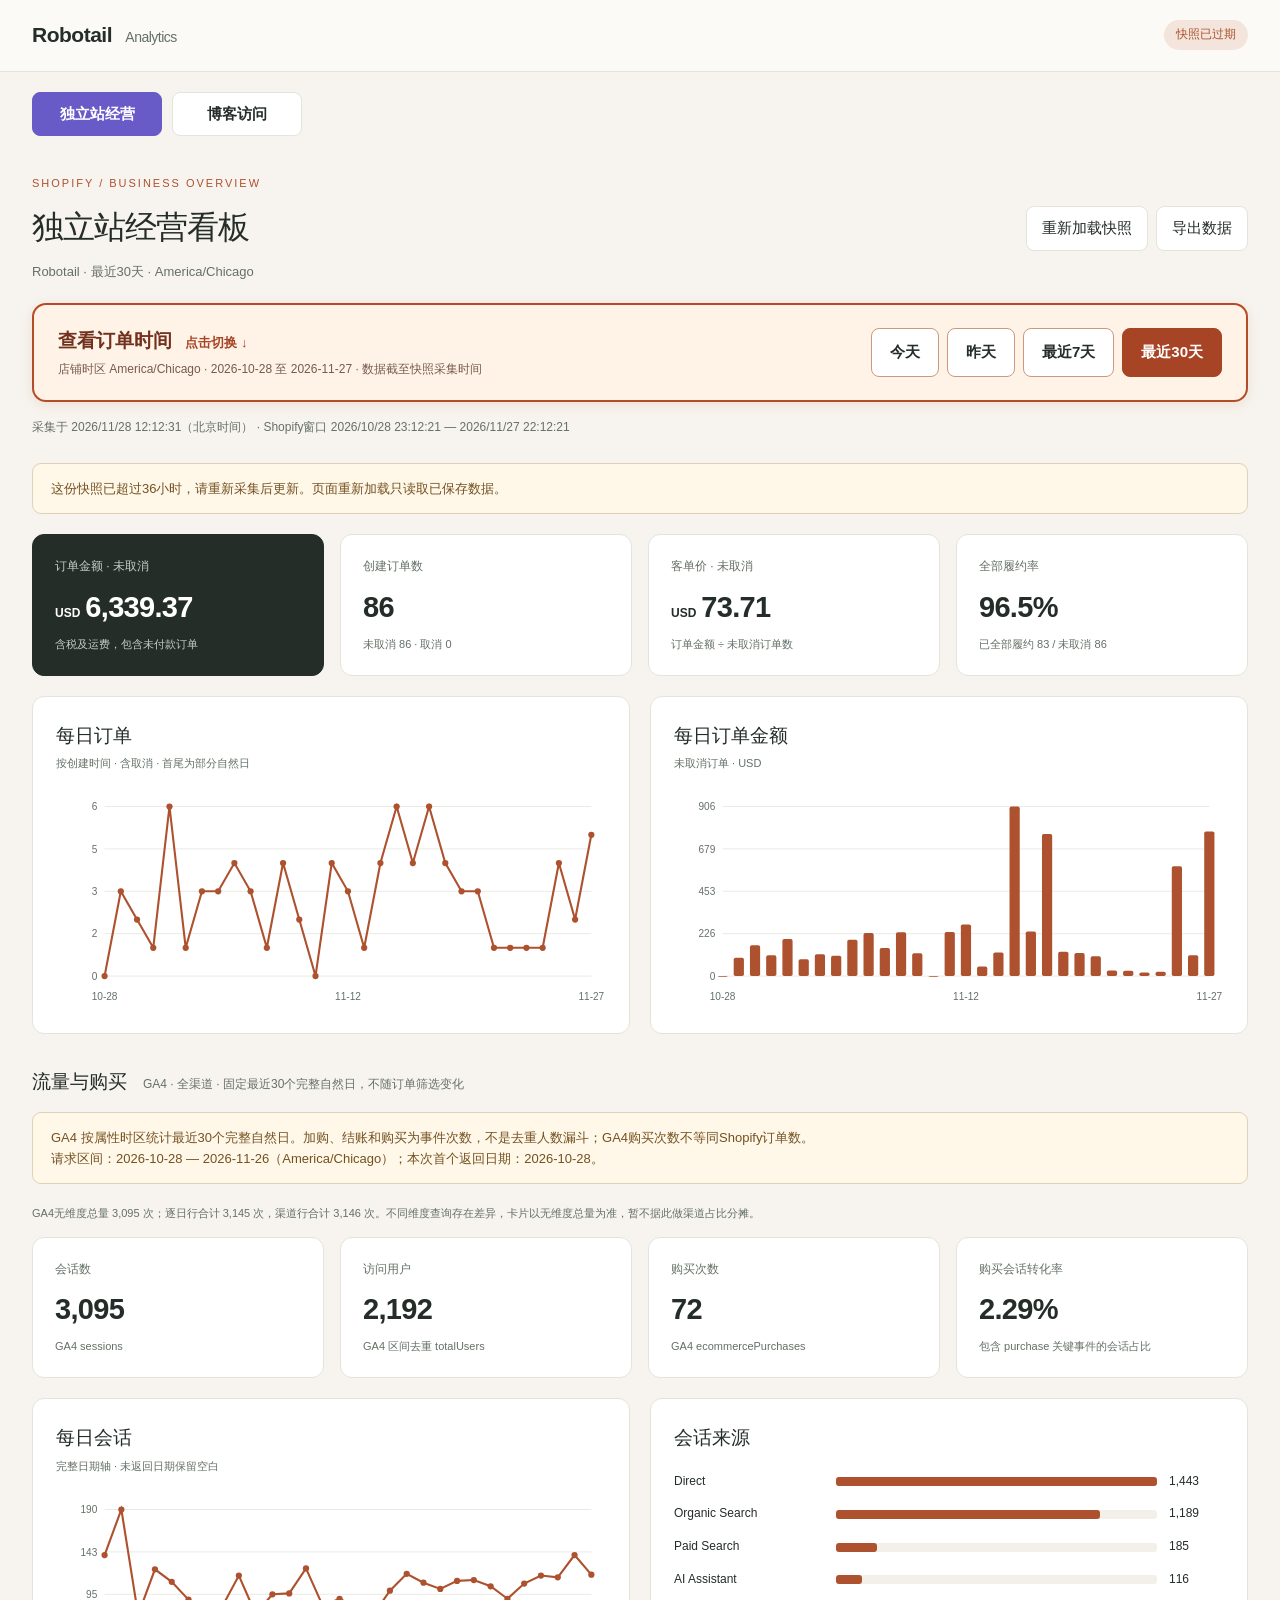
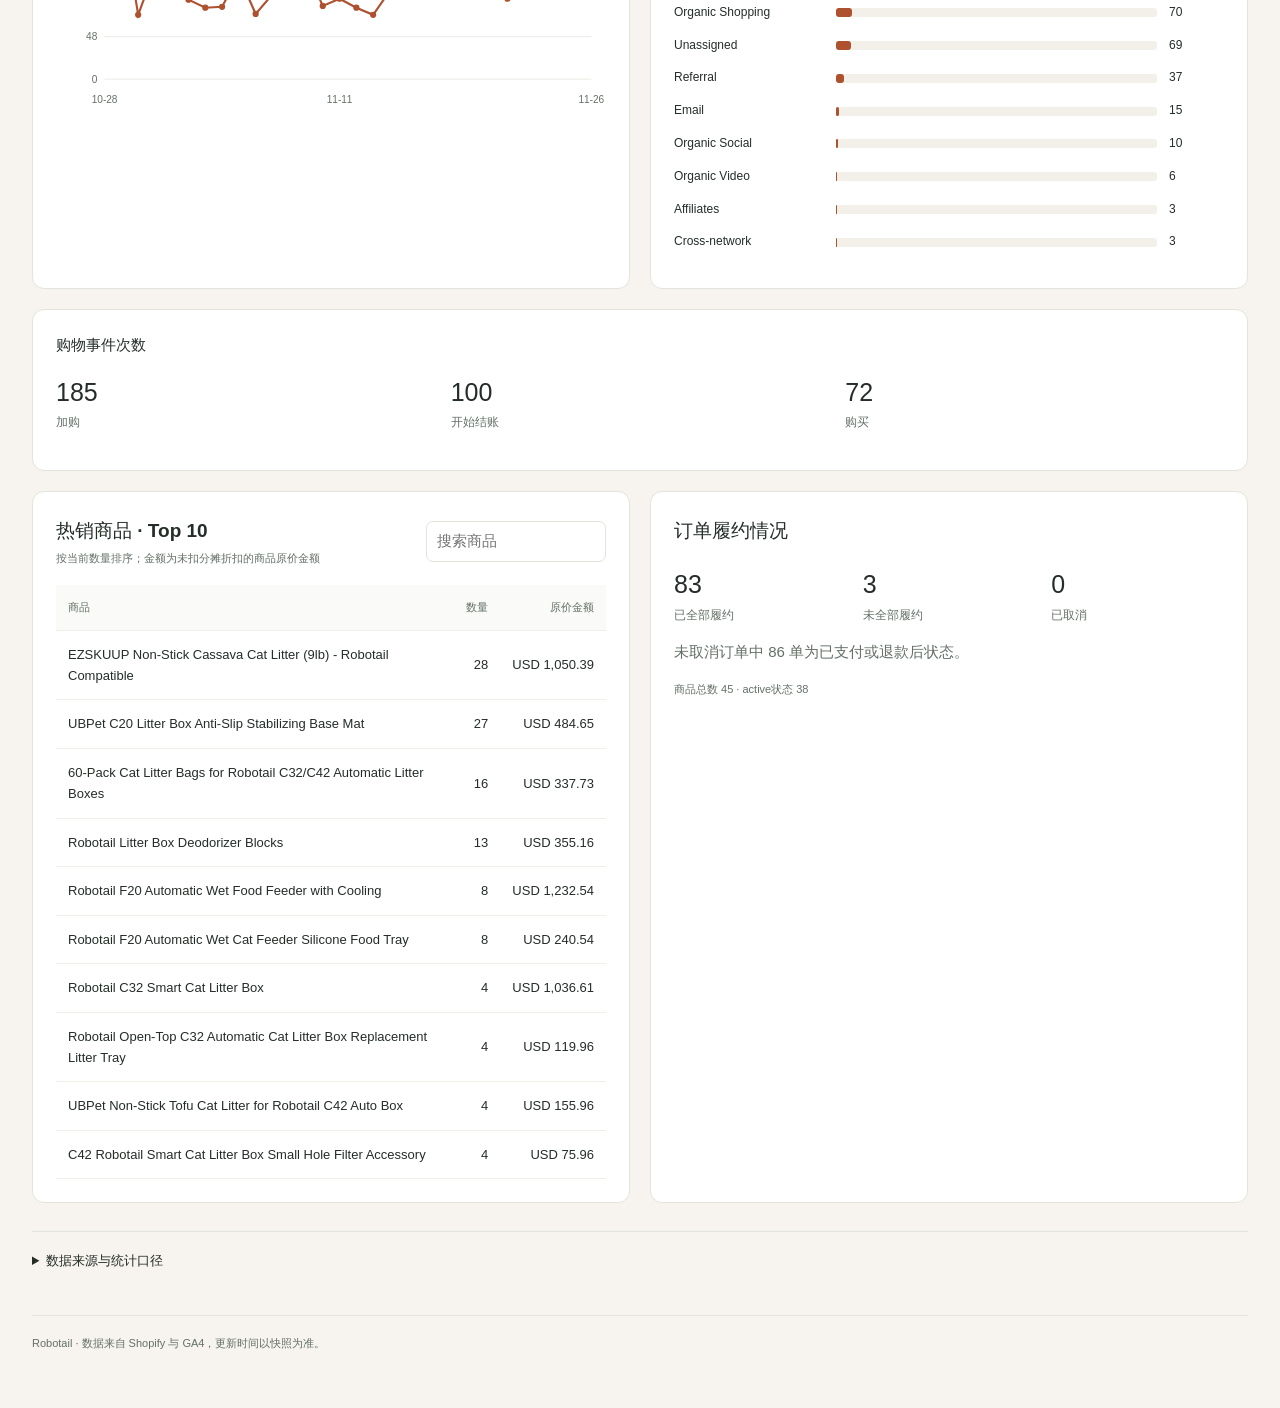
<file: index.html>
<!doctype html>
<html lang="zh-CN">
<head>
  <meta charset="UTF-8"><meta name="viewport" content="width=device-width, initial-scale=1">
  <meta name="color-scheme" content="light"><link rel="icon" href="data:,"><title>Robotail · 经营看板</title>
  <link rel="stylesheet" href="./styles.css?v=20261031-1"><script defer src="./dashboard.js?v=20261031-1"></script><script defer src="./portal.js?v=20261031-1"></script>
</head>
<body>
  <nav class="nav"><div class="nav-container"><a class="brand" href="./">Robotail <span>Analytics</span></a><span id="data-status" role="status">正在读取快照</span></div></nav>
  <div class="dashboard-tabs" role="tablist" aria-label="选择数据看板"><button id="tab-shopify" type="button" role="tab" aria-selected="true" aria-controls="shop-panel">独立站经营</button><button id="tab-blog" type="button" role="tab" aria-selected="false" aria-controls="blog-panel" tabindex="-1">博客访问</button></div>
  <main class="container" id="shop-panel" role="tabpanel" aria-labelledby="tab-shopify">
    <header class="header"><div><p class="eyebrow">SHOPIFY / BUSINESS OVERVIEW</p><h1>独立站经营看板</h1><p id="scope" class="muted">最近30天 · 订单与流量</p></div><div class="actions"><button id="reload" type="button">重新加载快照</button><button id="download" type="button" disabled>导出数据</button></div></header>
    <section class="period-control" aria-label="切换订单时间">
      <div><div class="period-title">查看订单时间 <span>点击切换 ↓</span></div><p id="period-description">正在加载数据…</p></div>
      <div class="period-buttons"><button type="button" data-period="today" disabled>今天</button><button type="button" data-period="yesterday" disabled>昨天</button><button type="button" data-period="week" disabled>最近7天</button><button type="button" data-period="month" aria-pressed="true" disabled>最近30天</button></div>
    </section>
    <div id="last-update" class="freshness" aria-live="polite"></div>
    <div id="dashboard-content" aria-live="polite"><p class="notice">正在加载真实数据…</p></div>
    <footer>Robotail · 数据来自 Shopify 与 GA4，更新时间以快照为准。</footer>
  </main>
  <section id="blog-panel" role="tabpanel" aria-labelledby="tab-blog" hidden><div class="blog-panel-note">博客使用独立的 GA4 属性，数据从 2026 年 10 月 31 日起积累；统计时间和覆盖范围以博客看板为准。<a href="./blog/index.html" target="_blank" rel="noopener">单独打开博客看板 ↗</a></div><iframe id="blog-dashboard-frame" title="Robotail 博客访问数据看板" data-src="./blog/index.html" loading="lazy"></iframe><noscript><a href="./blog/index.html">打开博客看板</a></noscript></section>
</body>
</html>
</file>
<file: styles.css>
:root{--paper:#f7f4ef;--ink:#242d28;--muted:#647066;--line:#e3e4db;--brand:#ad512e;--tint:#f3e5db;--green:#386853;--warn:#87551c}
*{box-sizing:border-box}body{margin:0;background:var(--paper);color:var(--ink);font:15px/1.65 -apple-system,BlinkMacSystemFont,"Segoe UI","PingFang SC",sans-serif}button,input,select{font:inherit}a{color:inherit}button{cursor:pointer;background:white;border:1px solid var(--line);border-radius:8px;padding:9px 15px;color:var(--ink)}button:hover{border-color:var(--brand)}button:disabled{cursor:wait;opacity:.6}button:focus-visible,input:focus-visible,summary:focus-visible,a:focus-visible{outline:3px solid #ad512e;outline-offset:3px}.nav{border-bottom:1px solid var(--line);background:#fcfaf6}.nav-container{max-width:1280px;margin:auto;padding:18px 32px;display:flex;justify-content:space-between;gap:15px;align-items:center}.brand{text-decoration:none;font-weight:650;font-size:21px;letter-spacing:-.5px}.brand span{font-weight:400;color:var(--muted);font-size:14px;margin-left:8px}#data-status{font-size:12px;border-radius:30px;background:var(--tint);color:var(--brand);padding:5px 12px}.container{max-width:1280px;padding:38px 32px;margin:auto}.header{display:flex;align-items:center;justify-content:space-between;gap:24px;margin-bottom:20px}.eyebrow{font-size:11px;color:var(--brand);letter-spacing:2px;margin:0 0 8px}h1{font-weight:550;font-size:32px;letter-spacing:-1px;margin:0}h2{font-size:19px;font-weight:550;margin:0}h3{font-size:15px;font-weight:550;margin:0}.muted{color:var(--muted)}#scope{margin:8px 0 0;font-size:13px}.actions{display:flex;gap:8px;flex-wrap:wrap}.freshness{font-size:12px;color:var(--muted);margin-bottom:25px}.notice{padding:14px 18px;border:1px solid #dfd0b9;background:#fff8e8;border-radius:9px;color:#745021;font-size:13px;margin:0 0 20px}.error{border-color:#d9aaa0;color:#8b3425;background:#fff3ef}.section-heading{display:flex;align-items:baseline;gap:16px;flex-wrap:wrap;margin:32px 0 14px}.section-heading p{margin:0;font-size:12px;color:var(--muted)}.metrics-grid{display:grid;grid-template-columns:repeat(4,minmax(0,1fr));gap:16px}.metric-card{padding:22px;background:#fff;border:1px solid var(--line);border-radius:12px}.metric-card.highlight{background:var(--ink);color:white;border-color:var(--ink)}.metric-label{font-size:12px;color:var(--muted)}.highlight .metric-label,.highlight .metric-note{color:#c5cec5}.metric-value{font-size:29px;font-weight:550;line-height:1.3;margin:12px 0 8px;letter-spacing:-.7px;overflow-wrap:anywhere;font-variant-numeric:tabular-nums}.metric-value small{font-size:12px;letter-spacing:0;margin-right:5px}.metric-note{font-size:11px;color:var(--muted)}.chart-grid{display:grid;grid-template-columns:1fr 1fr;gap:20px;margin-top:20px}.card{background:#fff;border:1px solid var(--line);border-radius:12px;padding:23px;min-width:0}.card-head{display:flex;justify-content:space-between;gap:15px;align-items:center;margin-bottom:18px}.chart-sub{margin:3px 0 0;font-size:11px;color:var(--muted)}.chart{width:100%;height:auto;display:block;overflow:visible}.chart text{font-family:inherit;font-size:11px;fill:var(--muted)}.chart .grid{stroke:#e7e9e2;stroke-width:1}.chart .point:hover,.chart .point:focus{fill:var(--ink);outline:none}.table-wrap{overflow:auto}table{border-collapse:collapse;width:100%;font-size:13px}th{color:var(--muted);font-size:11px;font-weight:500;text-align:left;background:#fafbf8}th,td{padding:13px 12px;border-bottom:1px solid #edf0e8}td.num,th.num{text-align:right;white-space:nowrap;font-variant-numeric:tabular-nums}td.product{min-width:190px}.empty{text-align:center;padding:25px;color:var(--muted)}.search{width:180px;max-width:50%;border:1px solid var(--line);padding:7px 10px;border-radius:7px;background:white}.bar-row{display:grid;grid-template-columns:150px 1fr 55px;gap:12px;align-items:center;font-size:12px;margin:13px 0}.bar-label{overflow-wrap:anywhere}.bar-track{height:9px;background:#f3f0e9;border-radius:3px}.bar-fill{height:100%;background:var(--brand);border-radius:3px}.status-list{display:grid;grid-template-columns:repeat(3,1fr);gap:16px;margin:14px 0}.status-number{font-size:25px;font-weight:500}.status-label{font-size:12px;color:var(--muted)}details{border-top:1px solid var(--line);margin-top:28px;padding:18px 0}summary{cursor:pointer;font-size:13px}details p,details li{font-size:12px;color:var(--muted)}.source-grid{display:grid;grid-template-columns:1fr 1fr;gap:24px}footer{color:var(--muted);font-size:11px;border-top:1px solid var(--line);margin-top:25px;padding:18px 0}.delta{font-size:11px;color:var(--green);margin-top:5px}.partial{color:var(--warn)}
@media(max-width:900px){.metrics-grid{grid-template-columns:repeat(2,minmax(0,1fr))}.chart-grid{grid-template-columns:1fr}.source-grid{grid-template-columns:1fr}.header{align-items:flex-start}.metric-value{font-size:27px}}
@media(max-width:540px){.container{padding:25px 16px}.nav-container{padding:15px 16px}.brand span{display:none}.header{display:block}h1{font-size:27px}.actions{margin-top:18px}.metric-card{padding:17px 13px}.metric-value{font-size:23px}.metrics-grid{gap:10px}.card{padding:18px 14px}.bar-row{grid-template-columns:110px 1fr 45px}.status-list{gap:8px}.status-number{font-size:22px}}

.period-control{display:flex;justify-content:space-between;align-items:center;gap:16px;margin-bottom:16px}.period-buttons{display:flex;gap:8px;flex-wrap:wrap}.period-buttons button[aria-pressed="true"]{background:#242d28;color:#fff;border-color:#242d28}@media(max-width:700px){.period-control{align-items:flex-start;flex-direction:column}}

.period-control{background:#fff3e7;border:2px solid #b64c25;border-radius:14px;padding:20px 24px;box-shadow:0 3px 14px rgba(173,81,46,.12)}.period-title{font-size:19px;font-weight:700;color:#71311d}.period-title span{font-size:13px;color:#a74425;margin-left:8px}.period-control p{margin:4px 0 0;color:#765a4c;font-size:12px}.period-buttons button{font-weight:650;border:1px solid #c99a80;padding:11px 18px;background:#fff}.period-buttons button[aria-pressed="true"]{background:#a74425;border-color:#a74425;color:#fff}@media(max-width:540px){.period-control{padding:16px}.period-buttons{width:100%;display:grid;grid-template-columns:1fr 1fr}.period-buttons button{padding:10px 4px}}
.dashboard-tabs{max-width:1280px;margin:20px auto 0;padding:0 32px;display:flex;gap:10px}.dashboard-tabs button{font-weight:650;min-width:130px}.dashboard-tabs [aria-selected=true]{background:#685bc7;color:#fff;border-color:#685bc7}.dashboard-tabs button:focus-visible{outline-color:#685bc7}[role=tabpanel][hidden]{display:none!important}#blog-panel{margin:18px auto 0;max-width:1500px}.blog-panel-note{padding:0 32px 15px;color:var(--muted);font-size:13px}.blog-panel-note a{margin-left:12px;color:#5146ab}#blog-dashboard-frame{display:block;width:100%;height:calc(100dvh - 180px);min-height:620px;border:0;background:#fff}@media(max-width:540px){.dashboard-tabs{padding:0 16px}.dashboard-tabs button{flex:1;min-width:0}.blog-panel-note{padding:0 16px 14px}#blog-dashboard-frame{min-height:620px;height:calc(100dvh - 210px)}}
</file>
